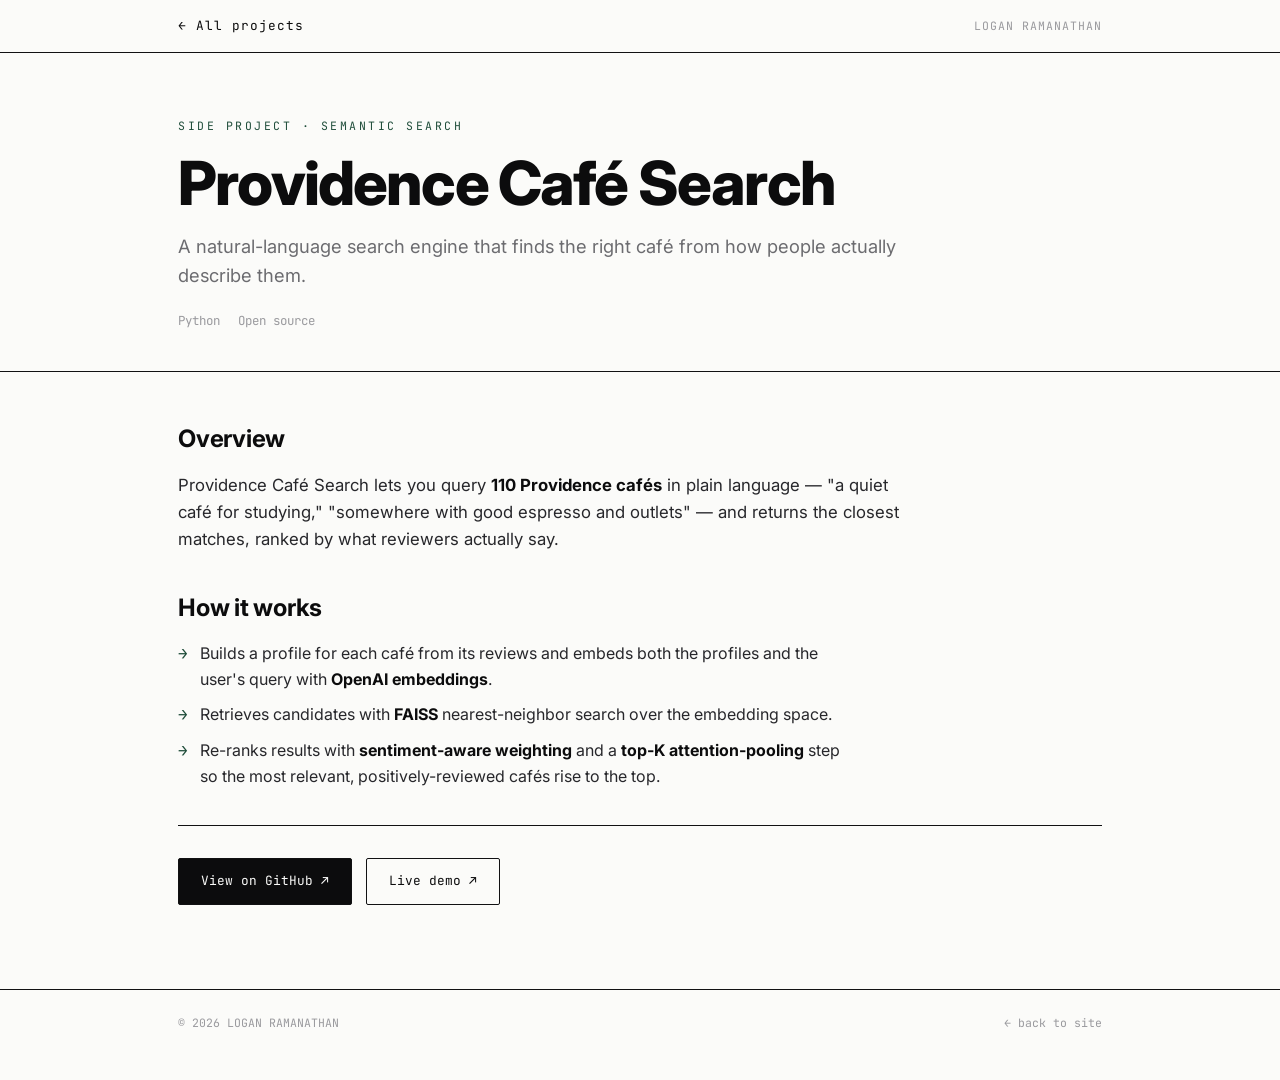
<file: projects/cafe-search.html>
<!DOCTYPE html>
<html lang="en">
<head>
<meta charset="UTF-8" />
<meta name="viewport" content="width=device-width, initial-scale=1.0" />
<title>Providence Café Search — Logan Ramanathan</title>
<link rel="icon" href="../favicon.svg" type="image/svg+xml" />
<link rel="preconnect" href="https://fonts.googleapis.com" /><link rel="preconnect" href="https://fonts.gstatic.com" crossorigin />
<link href="https://fonts.googleapis.com/css2?family=Inter:wght@400;500;600;700;800;900&family=JetBrains+Mono:wght@400;500;700&display=swap" rel="stylesheet" />
<link rel="stylesheet" href="project.css" />
</head>
<body>
<header class="topbar"><div class="wrap"><a class="back" href="../index.html#work">← All projects</a><span class="who">LOGAN RAMANATHAN</span></div></header>

<section class="hero"><div class="wrap">
  <p class="kicker">Side project · Semantic search</p>
  <h1>Providence Café Search</h1>
  <p class="sub">A natural-language search engine that finds the right café from how people actually describe them.</p>
  <div class="meta"><span>Python</span><span>Open source</span></div>
</div></section>

<section class="body"><div class="wrap">
  <h2>Overview</h2>
  <p>Providence Café Search lets you query <strong>110 Providence cafés</strong> in plain language — "a quiet café for studying," "somewhere with good espresso and outlets" — and returns the closest matches, ranked by what reviewers actually say.</p>

  <h2>How it works</h2>
  <ul>
    <li>Builds a profile for each café from its reviews and embeds both the profiles and the user's query with <strong>OpenAI embeddings</strong>.</li>
    <li>Retrieves candidates with <strong>FAISS</strong> nearest-neighbor search over the embedding space.</li>
    <li>Re-ranks results with <strong>sentiment-aware weighting</strong> and a <strong>top-K attention-pooling</strong> step so the most relevant, positively-reviewed cafés rise to the top.</li>
  </ul>

  <div class="links">
    <a class="lbtn primary" href="https://github.com/logan-ramanathan/Providence-Cafe-Search" target="_blank">View on GitHub ↗</a>
    <a class="lbtn" href="https://cafe-search-teal.vercel.app/" target="_blank">Live demo ↗</a>
  </div>
</div></section>

<footer><div class="wrap"><span>© 2026 LOGAN RAMANATHAN</span><span><a href="../index.html">← back to site</a></span></div></footer>
</body>
</html>
</file>
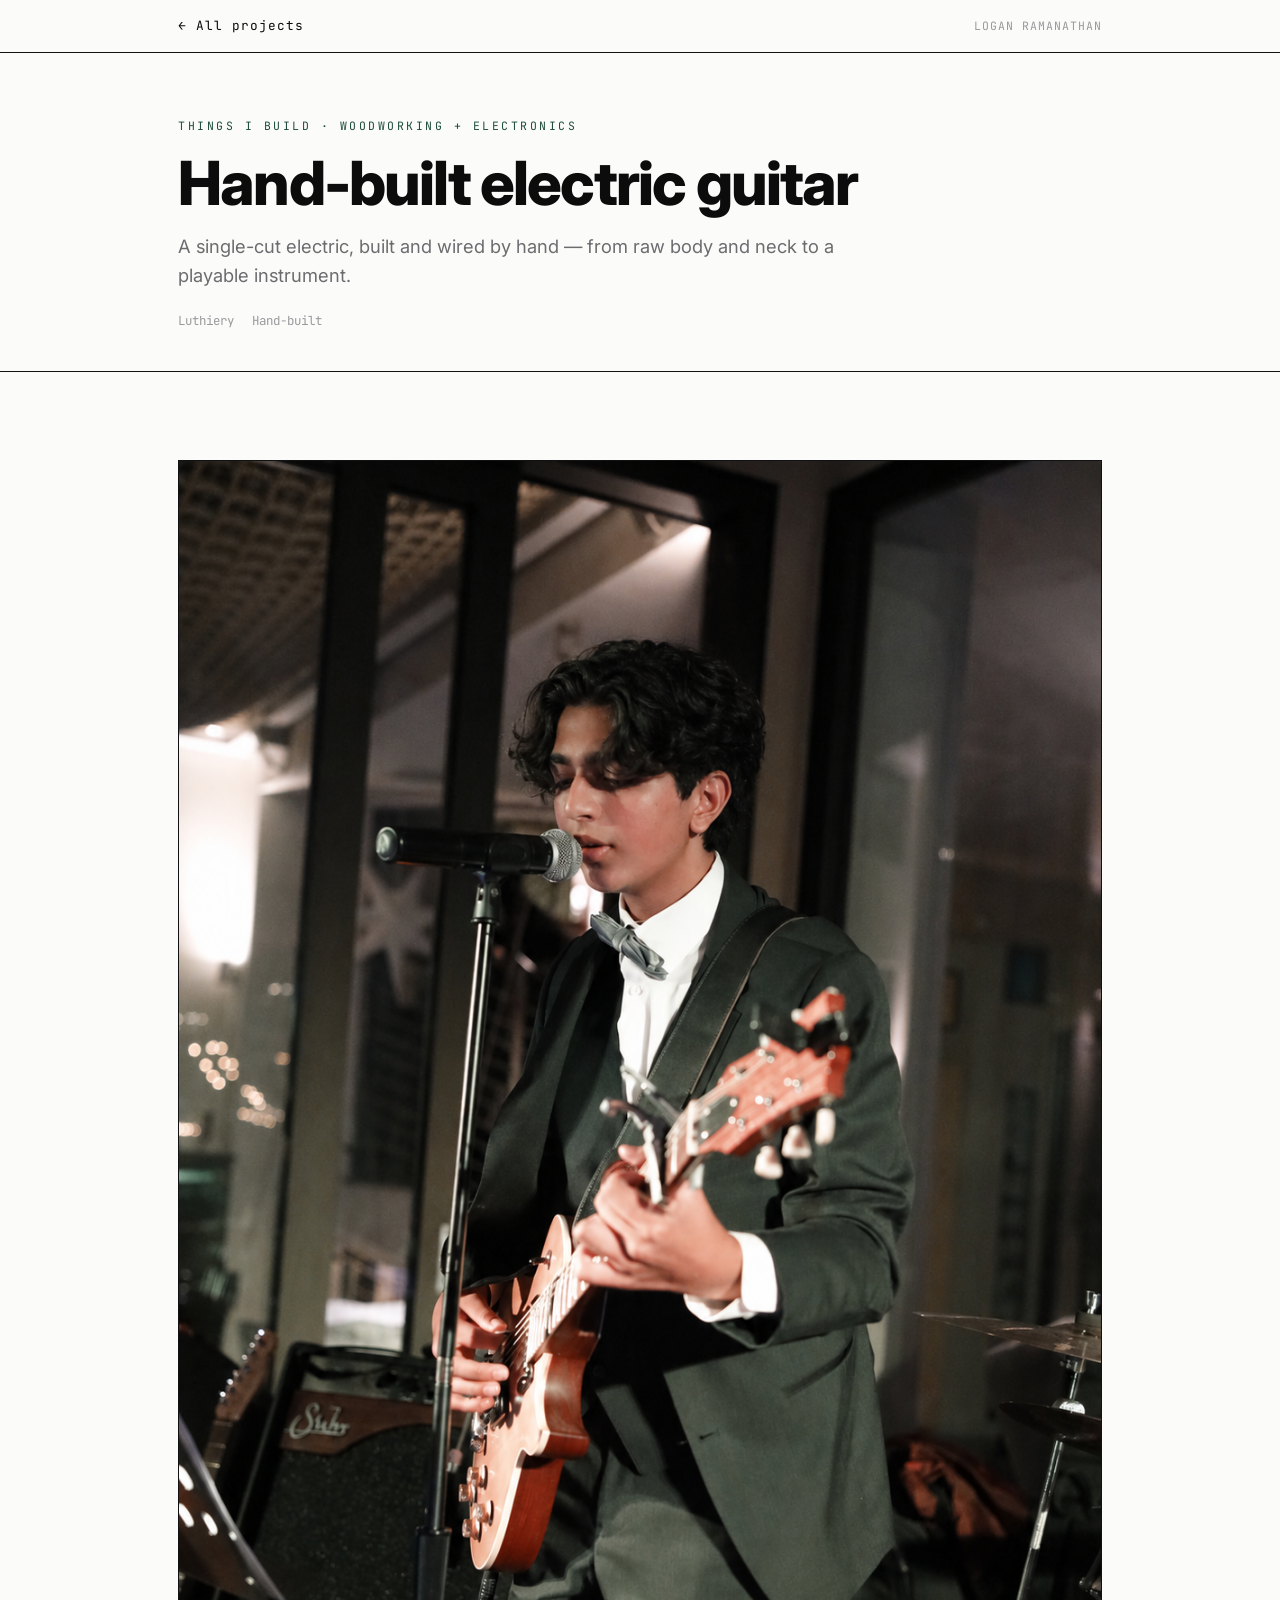
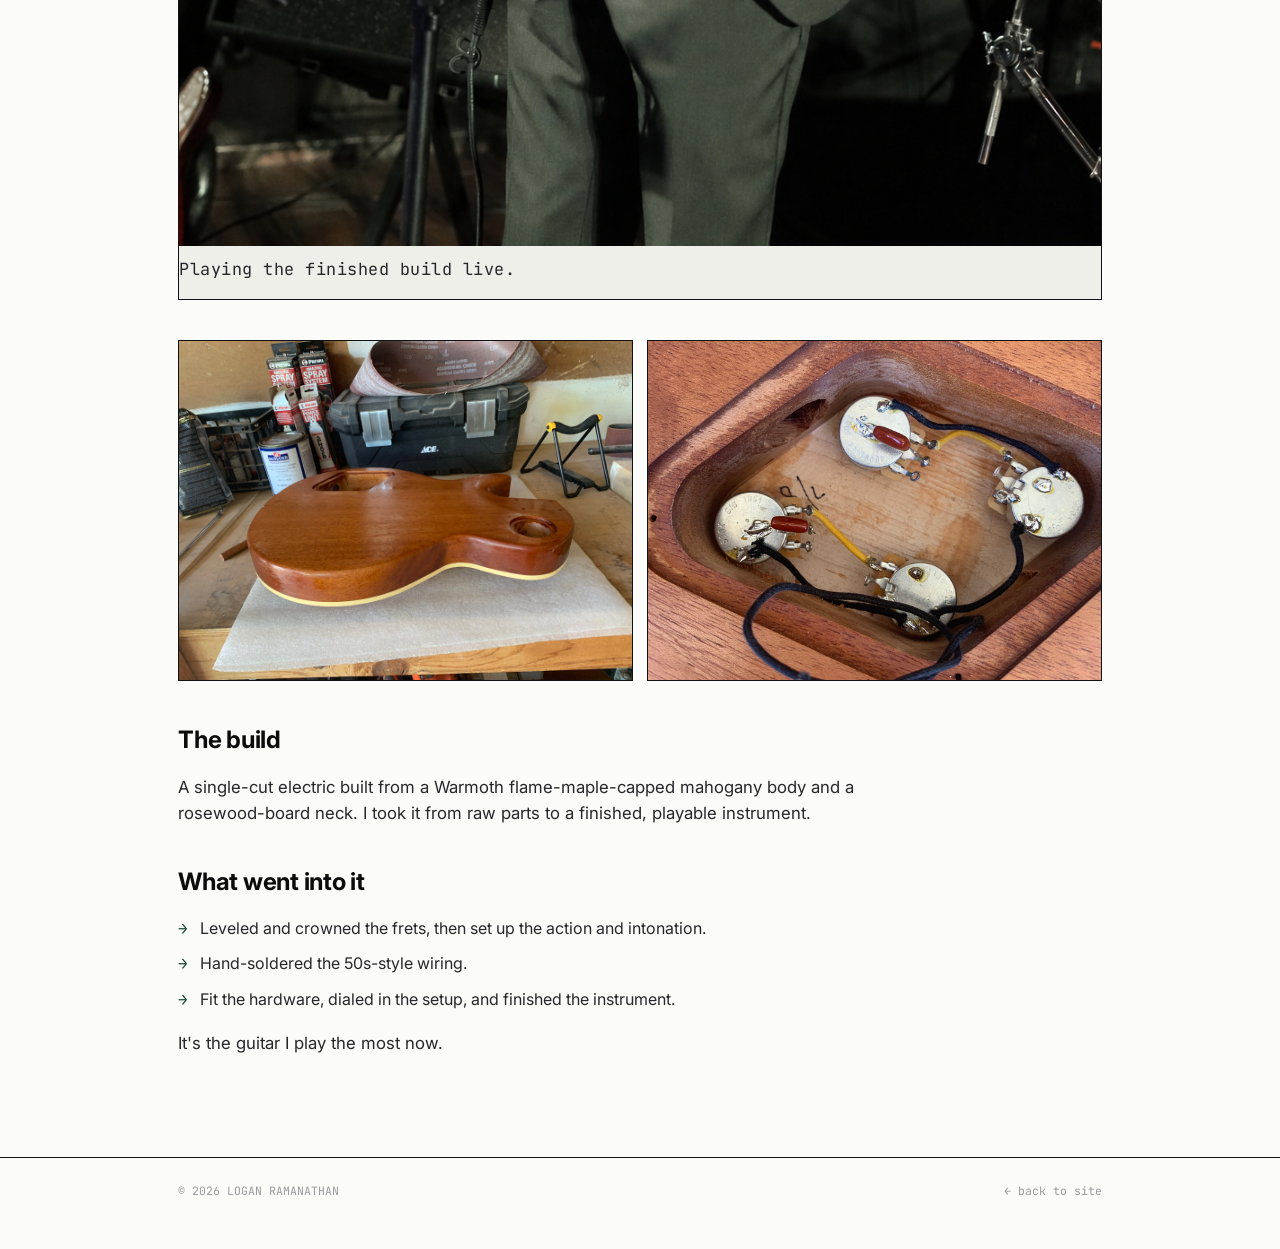
<file: projects/guitar.html>
<!DOCTYPE html>
<html lang="en">
<head>
<meta charset="UTF-8" />
<meta name="viewport" content="width=device-width, initial-scale=1.0" />
<title>Hand-built electric guitar — Logan Ramanathan</title>
<link rel="icon" href="../favicon.svg" type="image/svg+xml" />
<link rel="preconnect" href="https://fonts.googleapis.com" /><link rel="preconnect" href="https://fonts.gstatic.com" crossorigin />
<link href="https://fonts.googleapis.com/css2?family=Inter:wght@400;500;600;700;800;900&family=JetBrains+Mono:wght@400;500;700&display=swap" rel="stylesheet" />
<link rel="stylesheet" href="project.css" />
</head>
<body>
<header class="topbar"><div class="wrap"><a class="back" href="../index.html#work">← All projects</a><span class="who">LOGAN RAMANATHAN</span></div></header>

<section class="hero"><div class="wrap">
  <p class="kicker">Things I build · Woodworking + electronics</p>
  <h1>Hand-built electric guitar</h1>
  <p class="sub">A single-cut electric, built and wired by hand — from raw body and neck to a playable instrument.</p>
  <div class="meta"><span>Luthiery</span><span>Hand-built</span></div>
</div></section>

<section class="body"><div class="wrap">
  <div class="fig"><img src="../assets/guitar-live.png" alt="Logan playing the guitar he built, live" /><p class="figcap">Playing the finished build live.</p></div>

  <div class="gallery">
    <a href="../assets/guitar-body.jpg" target="_blank"><img src="../assets/guitar-body.jpg" alt="Finished mahogany guitar body" /></a>
    <a href="../assets/guitar-wiring.jpg" target="_blank"><img src="../assets/guitar-wiring.jpg" alt="Hand-soldered electronics cavity — CTS pots and orange-drop caps" /></a>
  </div>

  <h2>The build</h2>
  <p>A single-cut electric built from a Warmoth flame-maple-capped mahogany body and a rosewood-board neck. I took it from raw parts to a finished, playable instrument.</p>

  <h2>What went into it</h2>
  <ul>
    <li>Leveled and crowned the frets, then set up the action and intonation.</li>
    <li>Hand-soldered the 50s-style wiring.</li>
    <li>Fit the hardware, dialed in the setup, and finished the instrument.</li>
  </ul>
  <p>It's the guitar I play the most now.</p>
</div></section>

<footer><div class="wrap"><span>© 2026 LOGAN RAMANATHAN</span><span><a href="../index.html">← back to site</a></span></div></footer>
</body>
</html>
</file>
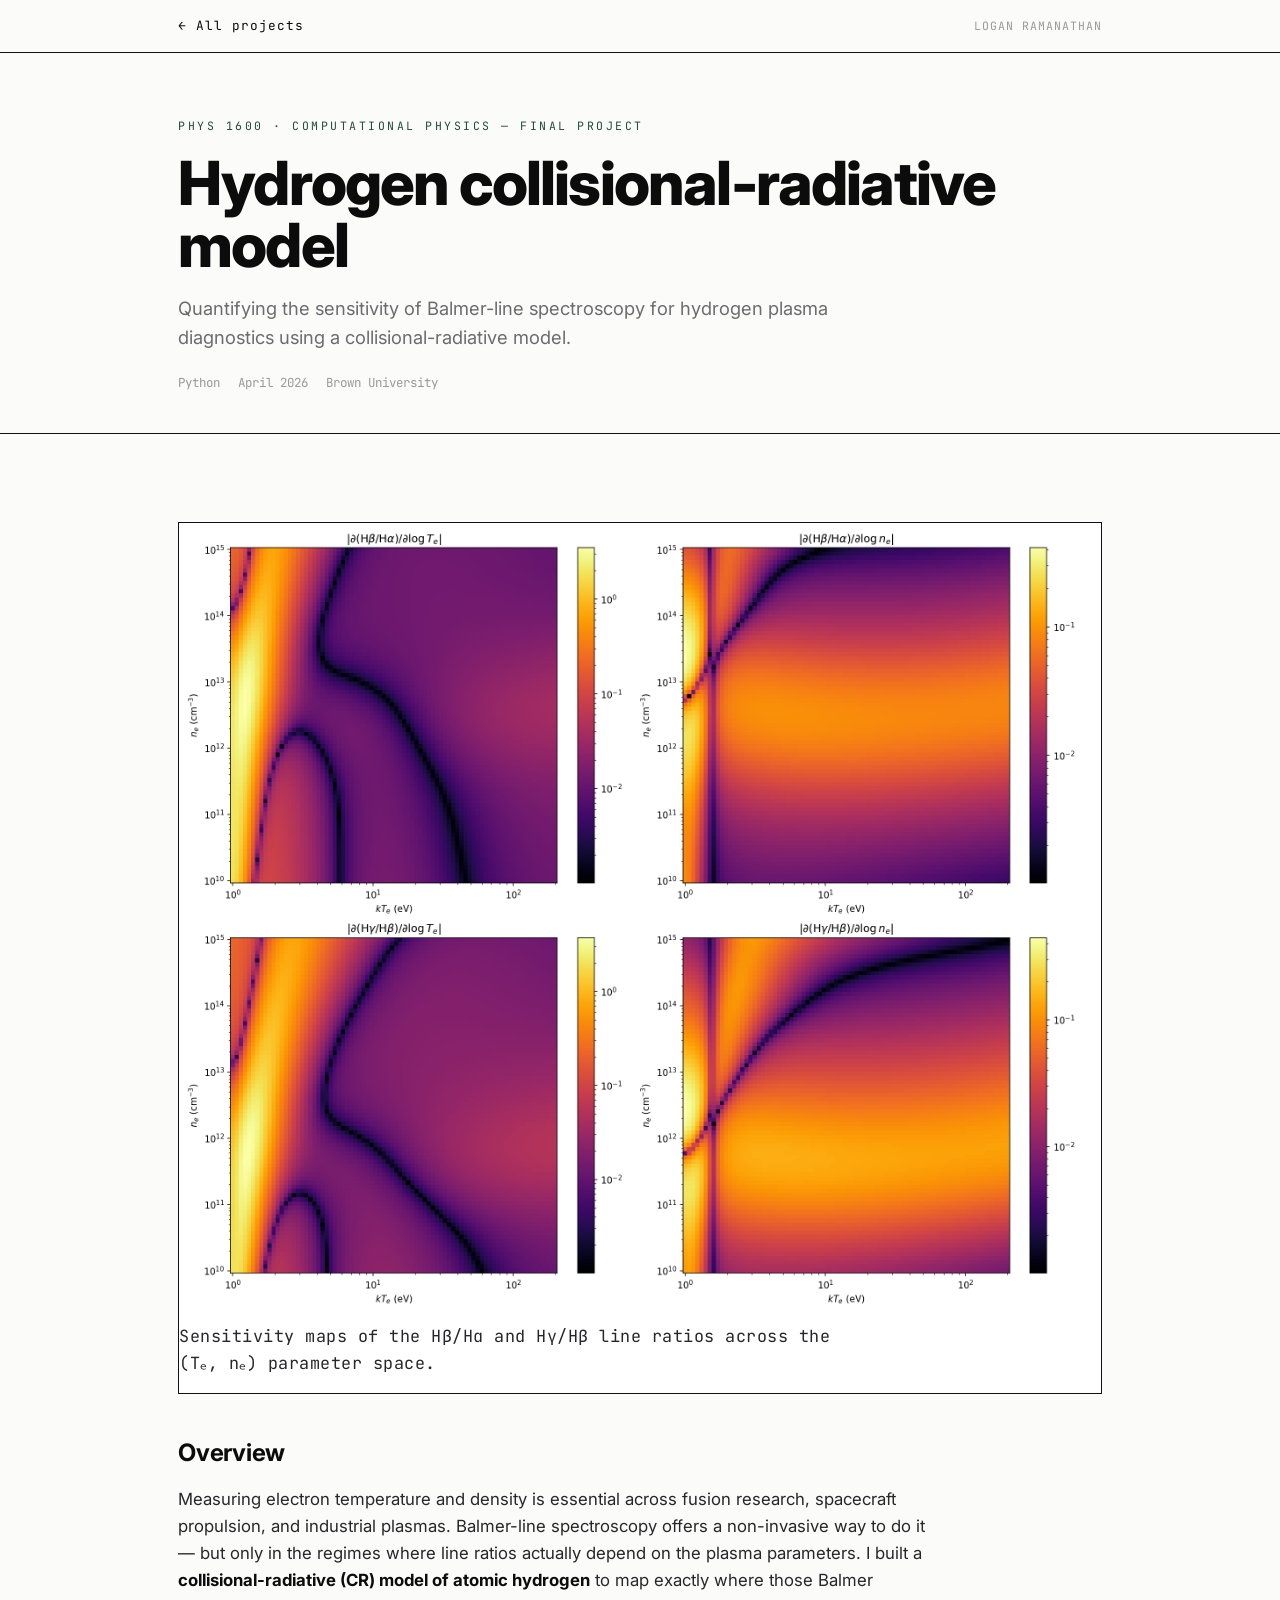
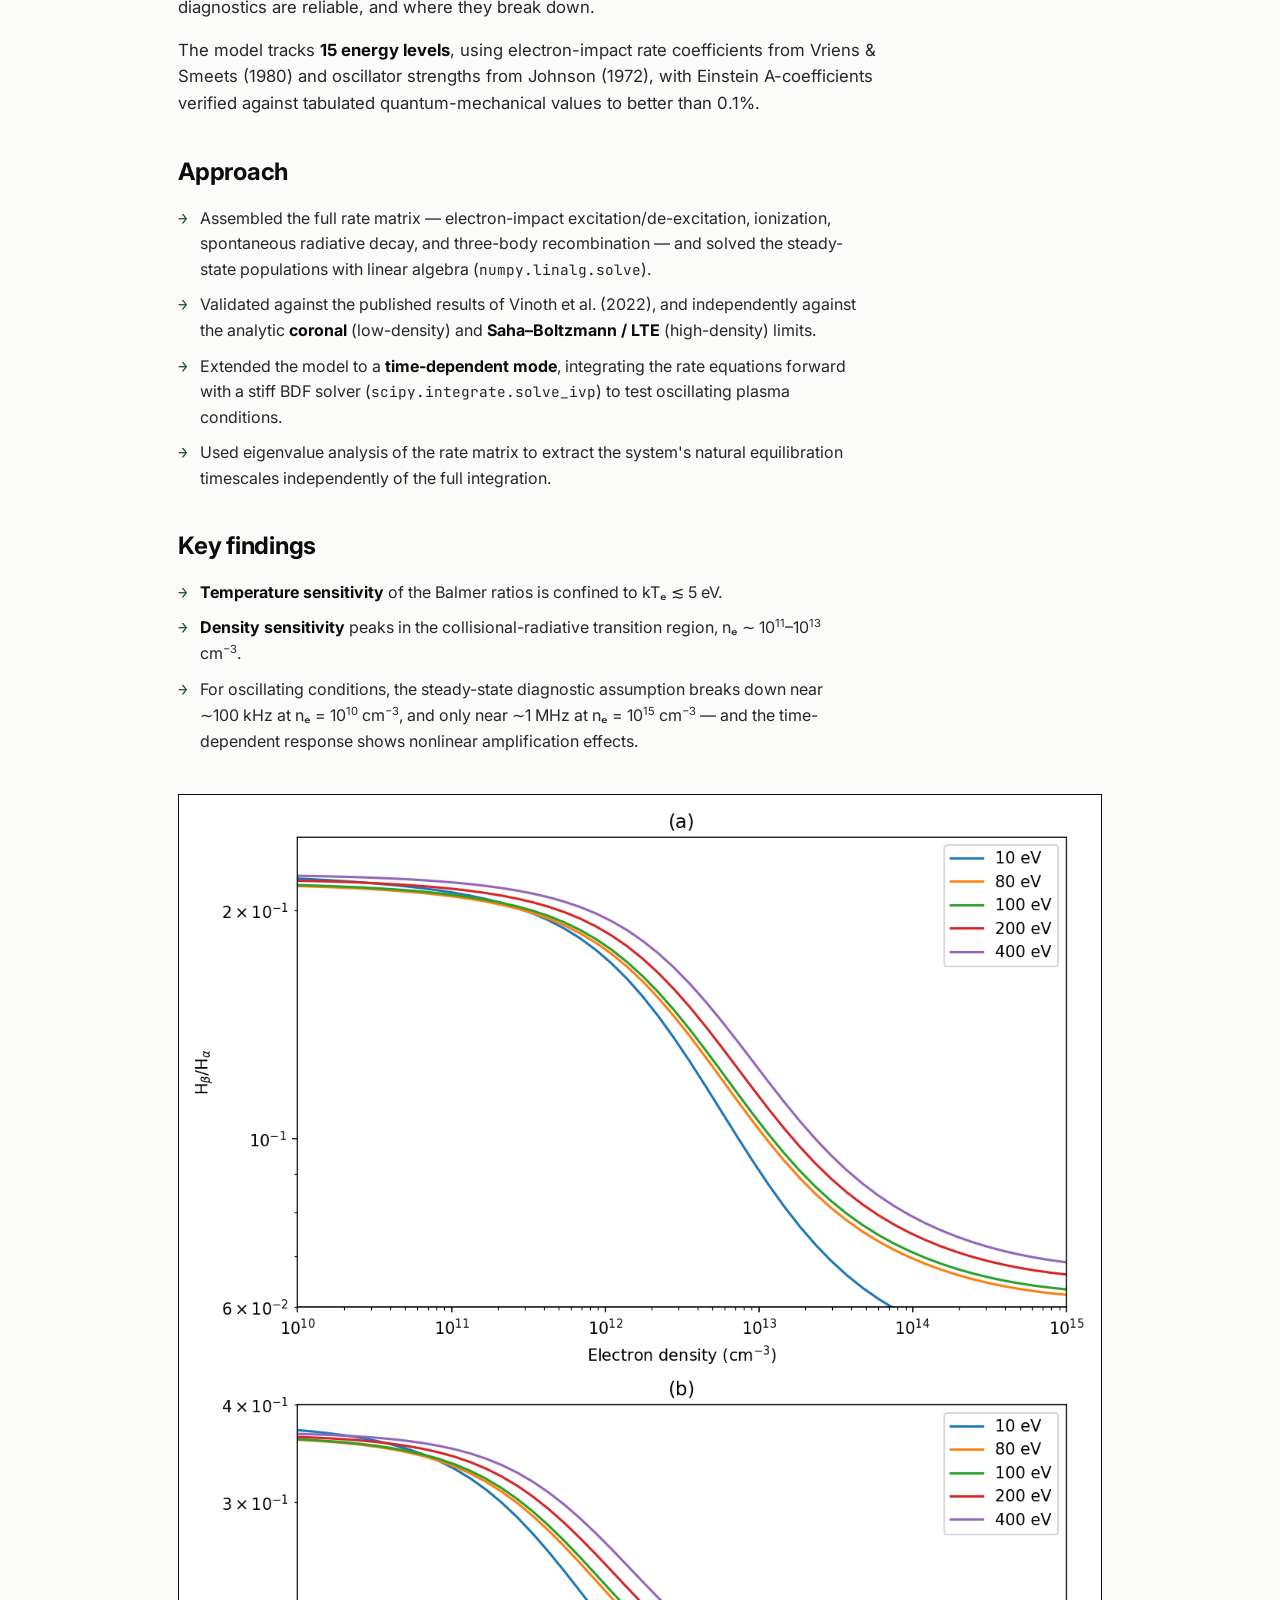
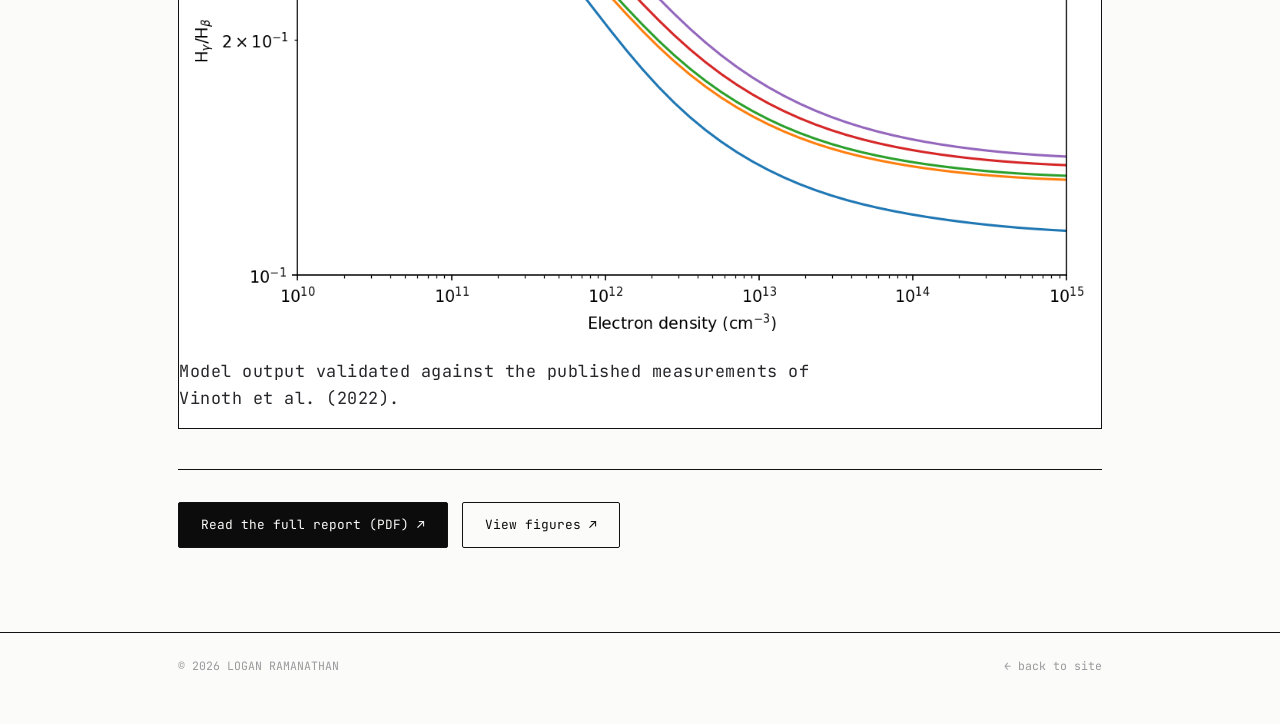
<file: projects/hydrogen-crm.html>
<!DOCTYPE html>
<html lang="en">
<head>
<meta charset="UTF-8" />
<meta name="viewport" content="width=device-width, initial-scale=1.0" />
<title>Hydrogen collisional-radiative model — Logan Ramanathan</title>
<link rel="icon" href="../favicon.svg" type="image/svg+xml" />
<link rel="preconnect" href="https://fonts.googleapis.com" /><link rel="preconnect" href="https://fonts.gstatic.com" crossorigin />
<link href="https://fonts.googleapis.com/css2?family=Inter:wght@400;500;600;700;800;900&family=JetBrains+Mono:wght@400;500;700&display=swap" rel="stylesheet" />
<link rel="stylesheet" href="project.css" />
</head>
<body>
<header class="topbar"><div class="wrap"><a class="back" href="../index.html#work">← All projects</a><span class="who">LOGAN RAMANATHAN</span></div></header>

<section class="hero"><div class="wrap">
  <p class="kicker">PHYS 1600 · Computational Physics — Final Project</p>
  <h1>Hydrogen collisional-radiative model</h1>
  <p class="sub">Quantifying the sensitivity of Balmer-line spectroscopy for hydrogen plasma diagnostics using a collisional-radiative model.</p>
  <div class="meta"><span>Python</span><span>April 2026</span><span>Brown University</span></div>
</div></section>

<section class="body"><div class="wrap">
  <div class="fig contain"><img src="../assets/cr_sensitivity.png" alt="Sensitivity maps of Balmer line ratios across temperature and density" /><p class="figcap">Sensitivity maps of the Hβ/Hα and Hγ/Hβ line ratios across the (Tₑ, nₑ) parameter space.</p></div>

  <h2>Overview</h2>
  <p>Measuring electron temperature and density is essential across fusion research, spacecraft propulsion, and industrial plasmas. Balmer-line spectroscopy offers a non-invasive way to do it — but only in the regimes where line ratios actually depend on the plasma parameters. I built a <strong>collisional-radiative (CR) model of atomic hydrogen</strong> to map exactly where those Balmer diagnostics are reliable, and where they break down.</p>
  <p>The model tracks <strong>15 energy levels</strong>, using electron-impact rate coefficients from Vriens &amp; Smeets (1980) and oscillator strengths from Johnson (1972), with Einstein A-coefficients verified against tabulated quantum-mechanical values to better than 0.1%.</p>

  <h2>Approach</h2>
  <ul>
    <li>Assembled the full rate matrix — electron-impact excitation/de-excitation, ionization, spontaneous radiative decay, and three-body recombination — and solved the steady-state populations with linear algebra (<span style="font-family:var(--mono);font-size:0.9em">numpy.linalg.solve</span>).</li>
    <li>Validated against the published results of Vinoth et al. (2022), and independently against the analytic <strong>coronal</strong> (low-density) and <strong>Saha–Boltzmann / LTE</strong> (high-density) limits.</li>
    <li>Extended the model to a <strong>time-dependent mode</strong>, integrating the rate equations forward with a stiff BDF solver (<span style="font-family:var(--mono);font-size:0.9em">scipy.integrate.solve_ivp</span>) to test oscillating plasma conditions.</li>
    <li>Used eigenvalue analysis of the rate matrix to extract the system's natural equilibration timescales independently of the full integration.</li>
  </ul>

  <h2>Key findings</h2>
  <ul>
    <li><strong>Temperature sensitivity</strong> of the Balmer ratios is confined to kTₑ ≲ 5 eV.</li>
    <li><strong>Density sensitivity</strong> peaks in the collisional-radiative transition region, nₑ ∼ 10<sup>11</sup>–10<sup>13</sup> cm<sup>−3</sup>.</li>
    <li>For oscillating conditions, the steady-state diagnostic assumption breaks down near ∼100 kHz at nₑ = 10<sup>10</sup> cm<sup>−3</sup>, and only near ∼1 MHz at nₑ = 10<sup>15</sup> cm<sup>−3</sup> — and the time-dependent response shows nonlinear amplification effects.</li>
  </ul>

  <div class="fig contain"><img src="../assets/cr_comparison.png" alt="Model validation against Vinoth et al. 2022" /><p class="figcap">Model output validated against the published measurements of Vinoth et al. (2022).</p></div>

  <div class="links">
    <a class="lbtn primary" href="../assets/hydrogen-crm-report.pdf" target="_blank">Read the full report (PDF) ↗</a>
    <a class="lbtn" href="../assets/cr_comparison.png" target="_blank">View figures ↗</a>
  </div>
</div></section>

<footer><div class="wrap"><span>© 2026 LOGAN RAMANATHAN</span><span><a href="../index.html">← back to site</a></span></div></footer>
</body>
</html>
</file>
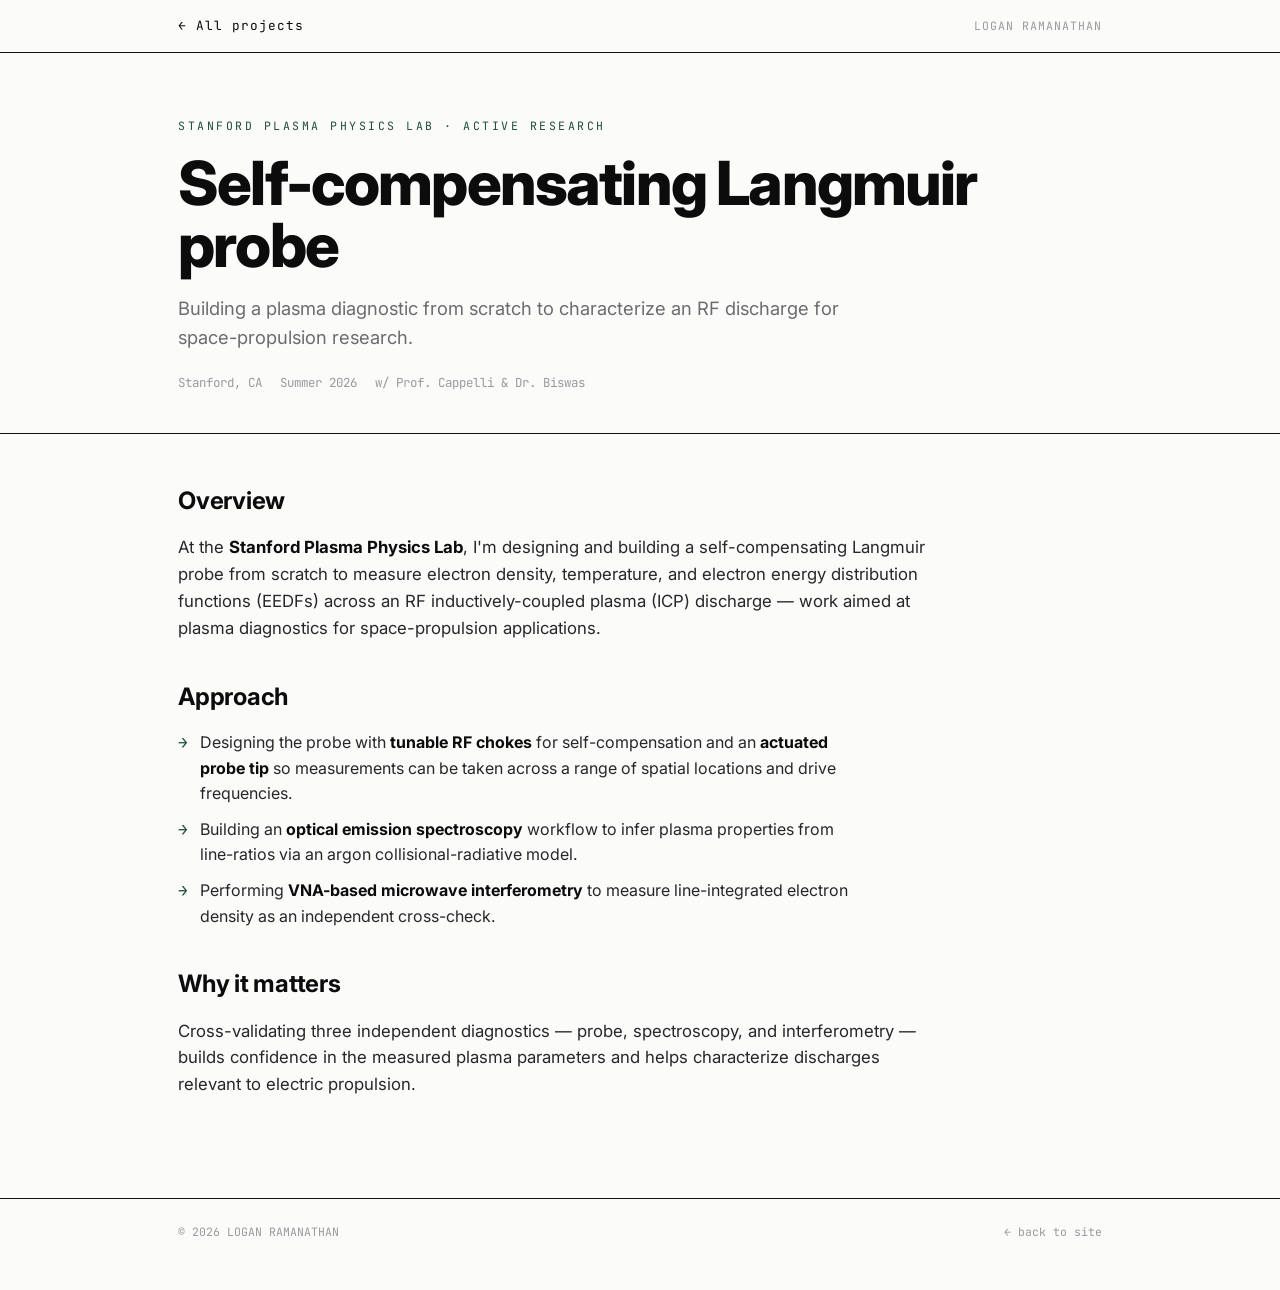
<file: projects/langmuir-probe.html>
<!DOCTYPE html>
<html lang="en">
<head>
<meta charset="UTF-8" />
<meta name="viewport" content="width=device-width, initial-scale=1.0" />
<title>Self-compensating Langmuir probe — Logan Ramanathan</title>
<link rel="preconnect" href="https://fonts.googleapis.com" /><link rel="preconnect" href="https://fonts.gstatic.com" crossorigin />
<link href="https://fonts.googleapis.com/css2?family=Inter:wght@400;500;600;700;800;900&family=JetBrains+Mono:wght@400;500;700&display=swap" rel="stylesheet" />
<link rel="stylesheet" href="project.css" />
</head>
<body>
<header class="topbar"><div class="wrap"><a class="back" href="../index.html#work">← All projects</a><span class="who">LOGAN RAMANATHAN</span></div></header>

<section class="hero"><div class="wrap">
  <p class="kicker">Stanford Plasma Physics Lab · Active research</p>
  <h1>Self-compensating Langmuir probe</h1>
  <p class="sub">Building a plasma diagnostic from scratch to characterize an RF discharge for space-propulsion research.</p>
  <div class="meta"><span>Stanford, CA</span><span>Summer 2026</span><span>w/ Prof. Cappelli &amp; Dr. Biswas</span></div>
</div></section>

<section class="body"><div class="wrap">
  <h2>Overview</h2>
  <p>At the <strong>Stanford Plasma Physics Lab</strong>, I'm designing and building a self-compensating Langmuir probe from scratch to measure electron density, temperature, and electron energy distribution functions (EEDFs) across an RF inductively-coupled plasma (ICP) discharge — work aimed at plasma diagnostics for space-propulsion applications.</p>

  <h2>Approach</h2>
  <ul>
    <li>Designing the probe with <strong>tunable RF chokes</strong> for self-compensation and an <strong>actuated probe tip</strong> so measurements can be taken across a range of spatial locations and drive frequencies.</li>
    <li>Building an <strong>optical emission spectroscopy</strong> workflow to infer plasma properties from line-ratios via an argon collisional-radiative model.</li>
    <li>Performing <strong>VNA-based microwave interferometry</strong> to measure line-integrated electron density as an independent cross-check.</li>
  </ul>

  <h2>Why it matters</h2>
  <p>Cross-validating three independent diagnostics — probe, spectroscopy, and interferometry — builds confidence in the measured plasma parameters and helps characterize discharges relevant to electric propulsion.</p>
</div></section>

<footer><div class="wrap"><span>© 2026 LOGAN RAMANATHAN</span><span><a href="../index.html">← back to site</a></span></div></footer>
</body>
</html>
</file>
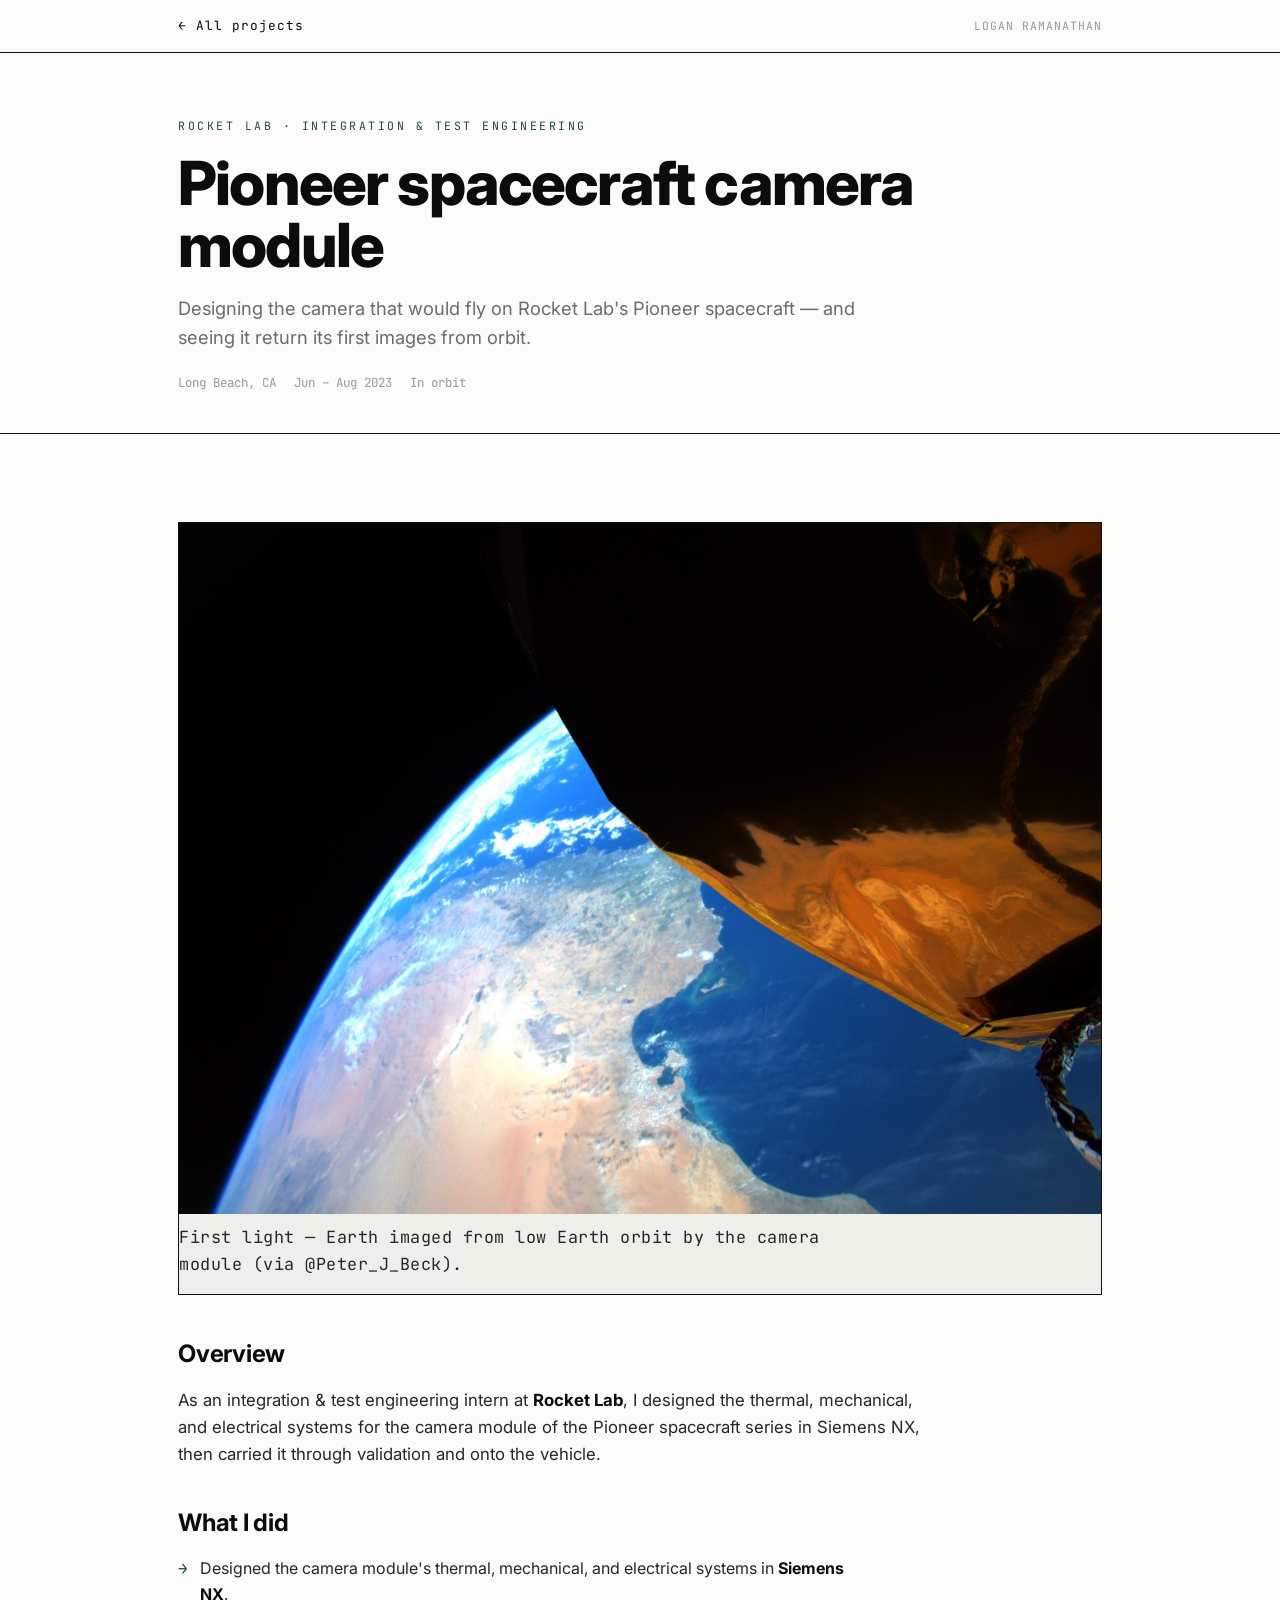
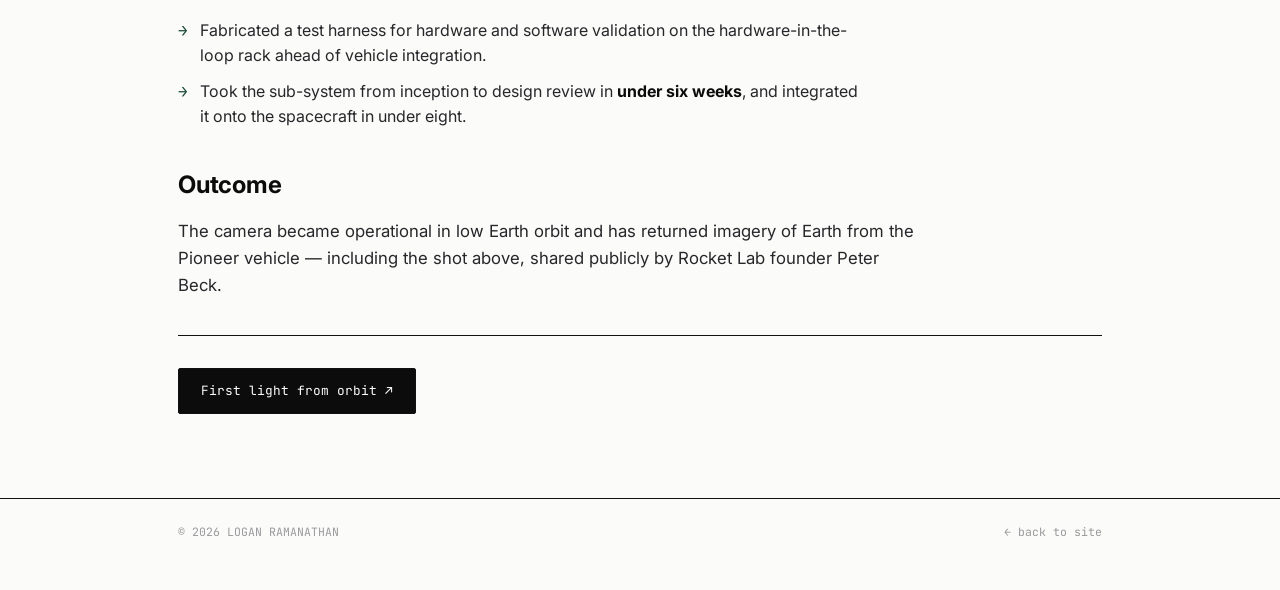
<file: projects/pioneer-camera.html>
<!DOCTYPE html>
<html lang="en">
<head>
<meta charset="UTF-8" />
<meta name="viewport" content="width=device-width, initial-scale=1.0" />
<title>Pioneer spacecraft camera module — Logan Ramanathan</title>
<link rel="icon" href="../favicon.svg" type="image/svg+xml" />
<link rel="preconnect" href="https://fonts.googleapis.com" /><link rel="preconnect" href="https://fonts.gstatic.com" crossorigin />
<link href="https://fonts.googleapis.com/css2?family=Inter:wght@400;500;600;700;800;900&family=JetBrains+Mono:wght@400;500;700&display=swap" rel="stylesheet" />
<link rel="stylesheet" href="project.css" />
</head>
<body>
<header class="topbar"><div class="wrap"><a class="back" href="../index.html#work">← All projects</a><span class="who">LOGAN RAMANATHAN</span></div></header>

<section class="hero"><div class="wrap">
  <p class="kicker">Rocket Lab · Integration &amp; Test Engineering</p>
  <h1>Pioneer spacecraft camera module</h1>
  <p class="sub">Designing the camera that would fly on Rocket Lab's Pioneer spacecraft — and seeing it return its first images from orbit.</p>
  <div class="meta"><span>Long Beach, CA</span><span>Jun – Aug 2023</span><span>In orbit</span></div>
</div></section>

<section class="body"><div class="wrap">
  <div class="fig"><img src="../assets/camera.jpg" alt="Photo of Earth captured from orbit by the Pioneer camera" /><p class="figcap">First light — Earth imaged from low Earth orbit by the camera module (via @Peter_J_Beck).</p></div>

  <h2>Overview</h2>
  <p>As an integration &amp; test engineering intern at <strong>Rocket Lab</strong>, I designed the thermal, mechanical, and electrical systems for the camera module of the Pioneer spacecraft series in Siemens NX, then carried it through validation and onto the vehicle.</p>

  <h2>What I did</h2>
  <ul>
    <li>Designed the camera module's thermal, mechanical, and electrical systems in <strong>Siemens NX</strong>.</li>
    <li>Fabricated a test harness for hardware and software validation on the hardware-in-the-loop rack ahead of vehicle integration.</li>
    <li>Took the sub-system from inception to design review in <strong>under six weeks</strong>, and integrated it onto the spacecraft in under eight.</li>
  </ul>

  <h2>Outcome</h2>
  <p>The camera became operational in low Earth orbit and has returned imagery of Earth from the Pioneer vehicle — including the shot above, shared publicly by Rocket Lab founder Peter Beck.</p>

  <div class="links">
    <a class="lbtn primary" href="https://x.com/Peter_J_Beck/status/1901326451879923787" target="_blank">First light from orbit ↗</a>
  </div>
</div></section>

<footer><div class="wrap"><span>© 2026 LOGAN RAMANATHAN</span><span><a href="../index.html">← back to site</a></span></div></footer>
</body>
</html>
</file>
<file: projects/project.css>
:root{
  --bg:#fbfbf9;--ink:#0c0c0d;--muted:#6c6c70;--faint:#9a9a9e;
  --rule:#e4e4df;--rule-strong:#111113;--accent:#1f4d3a;--max:980px;
  --display:"Inter","Helvetica Neue",Arial,sans-serif;
  --mono:"JetBrains Mono",ui-monospace,monospace;
  --body:"Inter","Helvetica Neue",Arial,sans-serif;
}
*{box-sizing:border-box;margin:0;padding:0}
html{scroll-behavior:smooth}
body{font-family:var(--body);background:var(--bg);color:var(--ink);line-height:1.6;-webkit-font-smoothing:antialiased}
a{color:inherit;text-decoration:none}
.wrap{max-width:var(--max);margin:0 auto;padding:0 28px}

.topbar{border-bottom:1.5px solid var(--rule-strong);position:sticky;top:0;z-index:20;background:rgba(251,251,249,0.92);backdrop-filter:blur(8px)}
.topbar .wrap{display:flex;align-items:center;justify-content:space-between;padding:16px 28px}
.back{font-family:var(--mono);font-size:0.8rem;letter-spacing:1px;display:inline-flex;align-items:center;gap:8px}
.back:hover{color:var(--accent)}
.topbar .who{font-family:var(--mono);font-size:0.72rem;color:var(--faint);letter-spacing:1px}

.hero{padding:64px 0 40px;border-bottom:1.5px solid var(--rule-strong)}
.kicker{font-family:var(--mono);font-size:0.72rem;letter-spacing:2.5px;text-transform:uppercase;color:var(--accent);margin-bottom:16px}
h1{font-family:var(--display);font-weight:800;font-size:clamp(2.2rem,6vw,3.8rem);letter-spacing:-0.03em;line-height:1.02}
.sub{font-size:1.15rem;color:var(--muted);margin-top:18px;max-width:60ch}
.meta{font-family:var(--mono);font-size:0.78rem;color:var(--faint);margin-top:20px;display:flex;flex-wrap:wrap;gap:6px 18px}

.fig{border:1.5px solid var(--rule-strong);overflow:hidden;margin:40px 0;background:#efefea}
.fig img{width:100%;display:block}
.fig.contain{background:#fff}
.fig.contain img{object-fit:contain}
.figcap{font-family:var(--mono);font-size:0.72rem;color:var(--faint);margin-top:10px;letter-spacing:0.5px}
.gallery{display:grid;grid-template-columns:1fr 1fr;gap:14px;margin:40px 0}
.gallery a{border:1.5px solid var(--rule-strong);overflow:hidden;aspect-ratio:4/3;background:#efefea;display:block}
.gallery a.tall{grid-row:span 2;aspect-ratio:auto}
.gallery img{width:100%;height:100%;object-fit:cover;display:block;transition:transform .3s}
.gallery a:hover img{transform:scale(1.04)}
@media(max-width:640px){.gallery{grid-template-columns:1fr}.gallery a.tall{grid-row:auto}}

.body{padding:48px 0 20px}
.body h2{font-family:var(--display);font-weight:700;font-size:1.5rem;letter-spacing:-0.01em;margin:36px 0 14px}
.body h2:first-child{margin-top:0}
.body p{color:#27272b;font-size:1.05rem;margin-bottom:16px;max-width:68ch}
.body strong{font-weight:700;color:var(--ink)}
.body ul{list-style:none;margin:8px 0 18px;max-width:68ch}
.body li{position:relative;padding-left:22px;margin-bottom:10px;color:#27272b}
.body li::before{content:"→";position:absolute;left:0;color:var(--accent);font-family:var(--mono)}
.body sub,.body sup{font-size:0.7em}

.links{border-top:1.5px solid var(--rule-strong);padding:32px 0 0;margin-top:36px;display:flex;flex-wrap:wrap;gap:14px}
.lbtn{font-family:var(--mono);font-size:0.8rem;border:1.5px solid var(--rule-strong);padding:12px 22px;border-radius:2px;transition:background .15s,color .15s}
.lbtn:hover{background:var(--ink);color:var(--bg)}
.lbtn.primary{background:var(--ink);color:var(--bg)}
.lbtn.primary:hover{background:var(--accent);border-color:var(--accent)}

footer{border-top:1.5px solid var(--rule-strong);margin-top:64px;padding:24px 0 48px}
footer .wrap{display:flex;flex-wrap:wrap;justify-content:space-between;gap:8px;font-family:var(--mono);font-size:0.72rem;color:var(--faint)}
</file>
